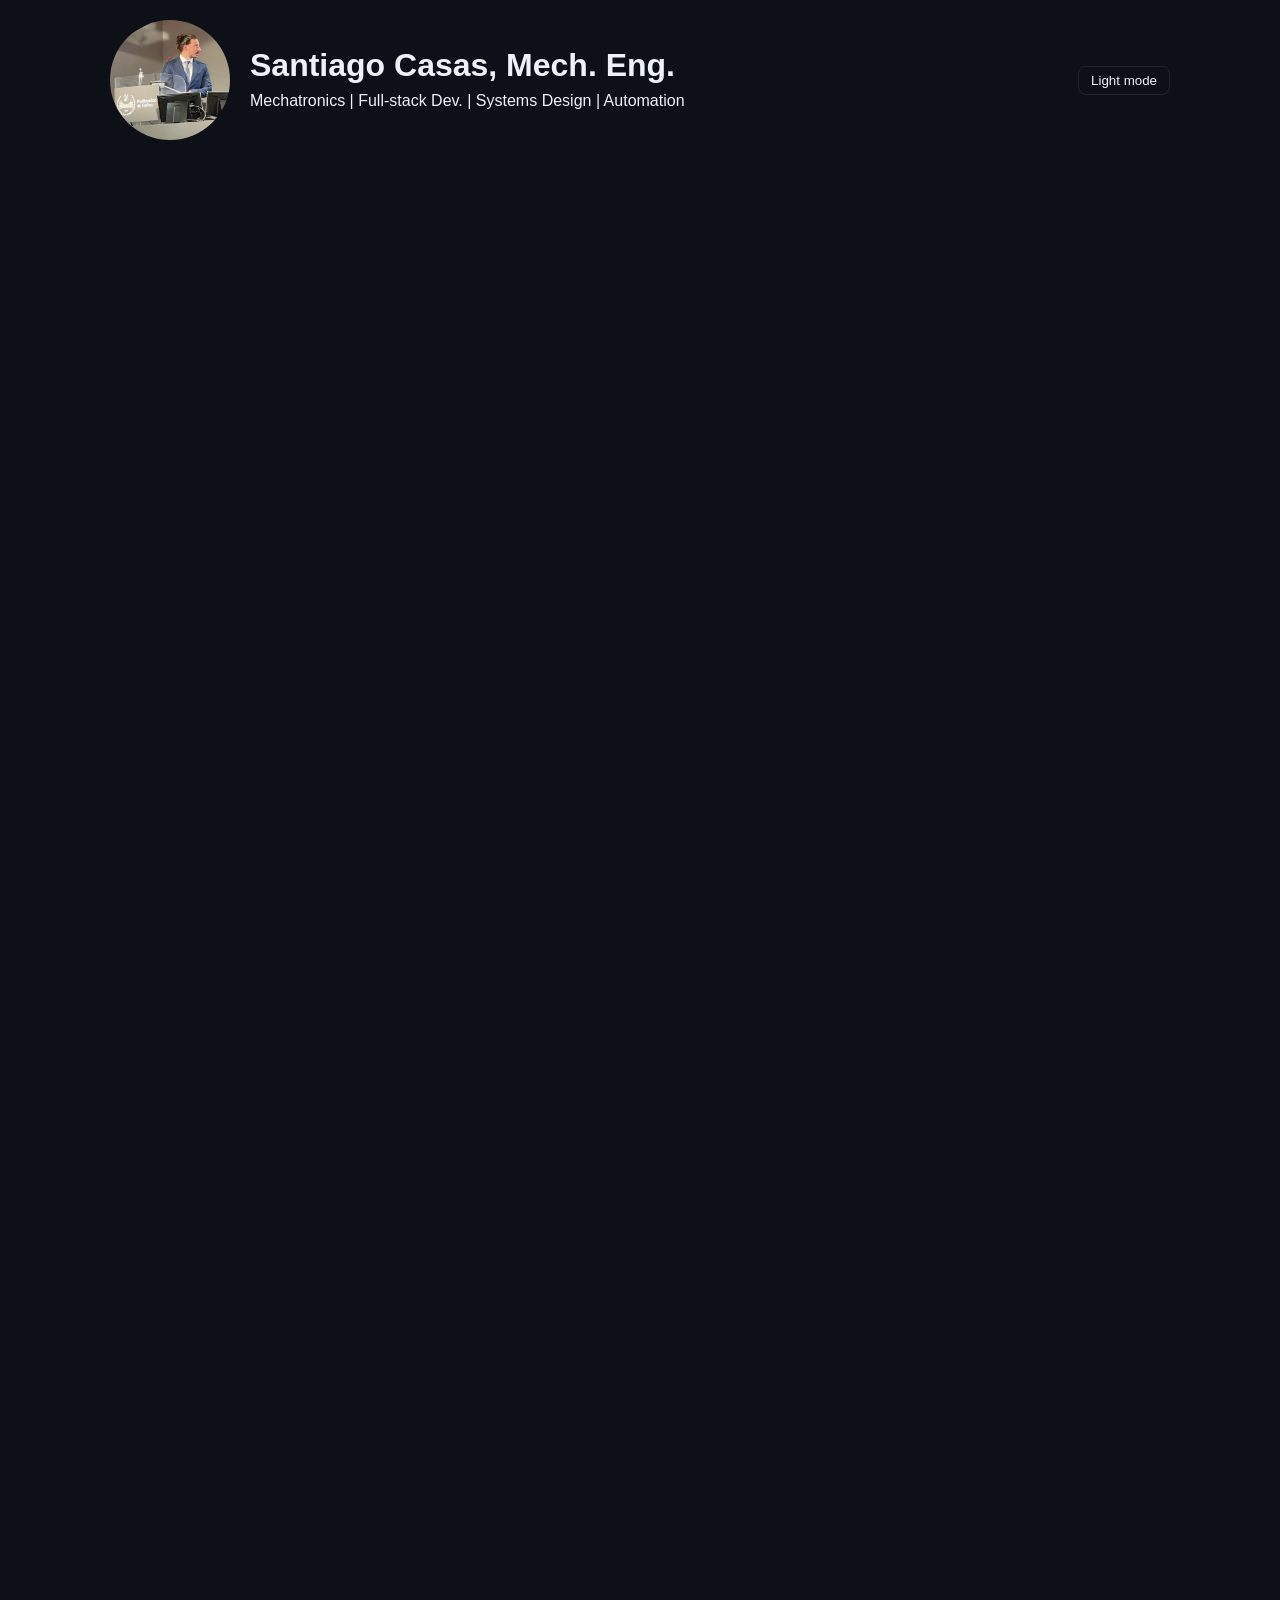
<file: index.html>
<!DOCTYPE html>
<html lang="en">
<head> 
    <meta chaset="UTF-8">
    <meta name="viewport" content="width=device-width, initial-scale=1.0">
    <link rel="stylesheet" href="style.css">
    <title>Santiago Casas Mech. Eng.</title>
</head>

<body>
    <header class="header">
        <img src="assets/profile_pic.jpg" alt="Profile photo" class="profile-photo">

        <div class="header-text">
            <h1>Santiago Casas, Mech. Eng.</h1>
            <p>Mechatronics | Full-stack Dev. | Systems Design | Automation </p>
        </div>
        <button id="theme-toggle" class="theme-toggle">
            Light mode
        </button>
    </header>
<!-- Proffesional Summary -->
    <section class="card reveal">
        <h2 class="card-title">Professional Summary</h2>
        <p>
            I am a multifaceted Engineer driven by a singular goal: 
            <strong>resilient, scalable systems that bridge the gap between 
            complex logic and human-centric design.</strong> My work is defined by a commitment 
            to technical excellence and a relentless curiosity that has led me 
            to branch out beyond traditional engineering into the critical 
            realms of <strong> Programming, Cybersecurity, and Project Leadership.</strong>
        </p>
        <p>
            As I move forward, my focus is on leading high-impact technical 
            projects where security and innovation intersect. I am passionate 
            about creating a digital landscape that is as robust as it is accessible, and 
            I am always looking for the next challenge that requires a "Swiss Army Knife" 
            approach to engineering.
        </p>
    </section>

<!-- Skills -->
    <section class="card reveal">
        <h2 class="card-title">Skills</h2>
        <ul class="skill-list">
            <li>FEA</li>
            <li>CFD</li>
            <li>CAD/CAM</li>
            <li>PLC/Ladder</li>
            <li>Excel</li>
            <li>MatLab</li>
            <li>Python</li>
            <li>C++</li>
            <li>HTML</li>
            <li>JavaScript</li>
            <li>Web Hosting</li>
            <li>Cursor/Claude Code</li>
            <li>Agentic AI</li>
            <li>Linux Bash</li>
        </ul>
    </section>

<!-- Projects -->
    <section class="card reveal">
        <h2 class="card-title">Projects</h2>
        <article>
            <h3>Full Modernization of the R&D Laboratory and Automated Test Systems</h3>
            <p>
                End-to-end redesign and modernization of the R&D laboratory at Bombas Rowa, 
                integrating automation, custom software, control systems, and data infrastructure, 
                resulting in a >500% reduction in testing time and a radical improvement in 
                decision-making speed and data quality.
            </p>
            <!-- <a href="projects/testbench.html">View Project</a> -->

            <a href="projects/testbench.html">
            <button class="animated-button">
            <svg width="100%" viewBox="0 0 24 24" class="arr-2" xmlns="http://www.w3.org/2000/svg">
                <path
                d="M16.1716 10.9999L10.8076 5.63589L12.2218 4.22168L20 11.9999L12.2218 19.778L10.8076 18.3638L16.1716 12.9999H4V10.9999H16.1716Z"
                ></path>
            </svg>
            <span class="text">View Project</span>
            <span class="circle"></span>
            <svg width="100%" viewBox="0 0 24 24" class="arr-1" xmlns="http://www.w3.org/2000/svg">
                <path
                d="M16.1716 10.9999L10.8076 5.63589L12.2218 4.22168L20 11.9999L12.2218 19.778L10.8076 18.3638L16.1716 12.9999H4V10.9999H16.1716Z"
                ></path>
            </svg>
            </button>
            </a>

            <h3>Internal Web Platform — Test Data and Performance Analytics</h3>
            <p>Centralized web platform for storing, analyzing, and comparing 
                real-world pump performance data generated by R&D testing.</p>
            <a href="projects/web_int_tool.html">
            <button class="animated-button">
            <svg width="100%" viewBox="0 0 24 24" class="arr-2" xmlns="http://www.w3.org/2000/svg">
                <path
                d="M16.1716 10.9999L10.8076 5.63589L12.2218 4.22168L20 11.9999L12.2218 19.778L10.8076 18.3638L16.1716 12.9999H4V10.9999H16.1716Z"
                ></path>
            </svg>
            <span class="text">View Project</span>
            <span class="circle"></span>
            <svg width="100%" viewBox="0 0 24 24" class="arr-1" xmlns="http://www.w3.org/2000/svg">
                <path
                d="M16.1716 10.9999L10.8076 5.63589L12.2218 4.22168L20 11.9999L12.2218 19.778L10.8076 18.3638L16.1716 12.9999H4V10.9999H16.1716Z"
                ></path>
            </svg>
            </button>
            </a>

            <h3>Internal Web Tool — Gantt Diagram Viewer (Intranet)</h3>
            <p>Internal web application that allows any authorized employee 
                to view project Gantt charts without requiring commercial software licenses.</p>
            <a href="projects/web_gantt.html">
            <button class="animated-button">
            <svg width="100%" viewBox="0 0 24 24" class="arr-2" xmlns="http://www.w3.org/2000/svg">
                <path
                d="M16.1716 10.9999L10.8076 5.63589L12.2218 4.22168L20 11.9999L12.2218 19.778L10.8076 18.3638L16.1716 12.9999H4V10.9999H16.1716Z"
                ></path>
            </svg>
            <span class="text">View Project</span>
            <span class="circle"></span>
            <svg width="100%" viewBox="0 0 24 24" class="arr-1" xmlns="http://www.w3.org/2000/svg">
                <path
                d="M16.1716 10.9999L10.8076 5.63589L12.2218 4.22168L20 11.9999L12.2218 19.778L10.8076 18.3638L16.1716 12.9999H4V10.9999H16.1716Z"
                ></path>
            </svg>
            </button>
            </a>

            <h3>Project Excalibur - Model Rocket Structures and Construction Leader</h3>
            <p>Leadership of the Structures Team in an academic 
            aerospace project, culminating in the team’s first-ever competitive rocket launch.</p>
            <a href="projects/rokcet.html">
            <button class="animated-button">
            <svg width="100%" viewBox="0 0 24 24" class="arr-2" xmlns="http://www.w3.org/2000/svg">
                <path
                d="M16.1716 10.9999L10.8076 5.63589L12.2218 4.22168L20 11.9999L12.2218 19.778L10.8076 18.3638L16.1716 12.9999H4V10.9999H16.1716Z"
                ></path>
            </svg>
            <span class="text">View Project</span>
            <span class="circle"></span>
            <svg width="100%" viewBox="0 0 24 24" class="arr-1" xmlns="http://www.w3.org/2000/svg">
                <path
                d="M16.1716 10.9999L10.8076 5.63589L12.2218 4.22168L20 11.9999L12.2218 19.778L10.8076 18.3638L16.1716 12.9999H4V10.9999H16.1716Z"
                ></path>
            </svg>
            </button>
            </a>
        </article>
    </section>

<!-- Education -->
    <section class="card reveal">
        <h2 class="card-title">Education</h2>
        <article>
            <h3>in Mechanical Engineering | Politecnico di Torino</h3>
            <p><strong>2022 – 2025 (Double Degree)</strong> In a strategic move to deepen my analytical 
                capabilities, I completed a Master of Science in Mechanical Engineering 
                through a prestigious double-degree program in Italy. This phase 
                of my education was defined by high-level technical specialization, 
                focusing on complex Dynamics and Finite Element Analysis (FEA) to 
                simulate and optimize structural integrity. Beyond the classroom, I 
                served as the Lead of the Structures and Production Department for a 
                model rocket project. In this role, I bridged the gap between 
                theoretical physics and tangible manufacturing, managing the 
                lifecycle of aerospace components from initial simulation to final production.
            </p>

            <h3>Mechatronics Engineering | ITBA (Instituto Tecnológico de Buenos Aires)</h3>
            <p><strong>2018 – 2025</strong> My foundational engineering journey began at ITBA, 
                where I specialized in Mechatronics—a rigorous, interdisciplinary 
                field that serves as the intersection of mechanical systems, 
                electronics, and advanced programming. This degree equipped me with 
                the versatility to design smart systems, moving fluidly between hardware 
                integration and software development. Throughout this period, I 
                developed a robust mindset for robotics and automated systems, 
                learning how to harmonize physical movement with digital logic to 
                solve complex industrial challenges.
            </p>

            <h3>Cybersecurity Certifications</h3>
            <p>Coming Soon</p>
        </article>
    </section>
<script src="script.js"></script>
</body>

</html>
</file>
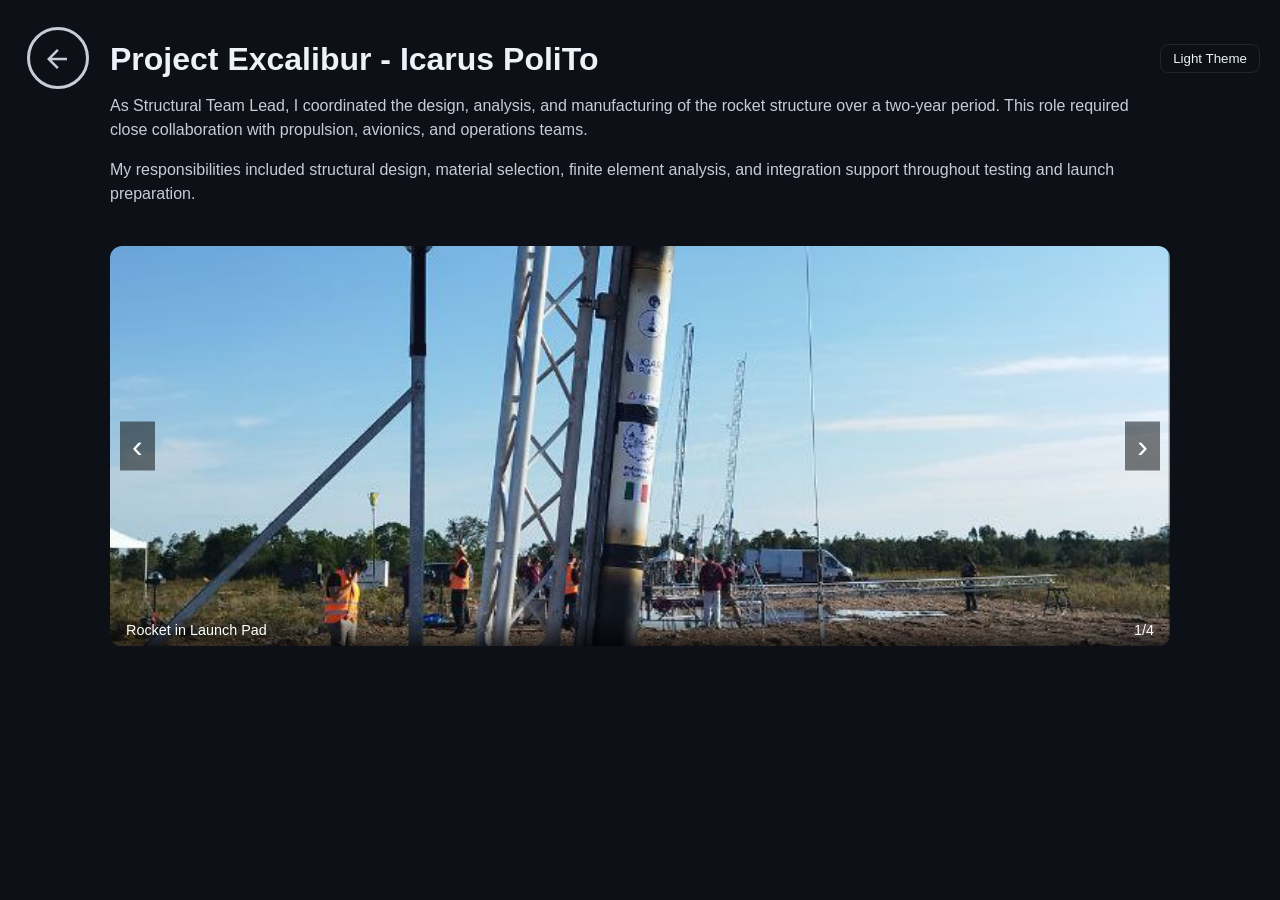
<file: projects/rokcet.html>
<!DOCTYPE html>
<html lang="en">
<head>
    <meta charset="UTF-8">
    <title>Project Icarus</title>
    <link rel="stylesheet" href="../style.css">
</head>
<body>
    <header class="top-bar">
    <!-- <a href="../index.html" class="back-link">← Back</a> -->
    <!-- From Uiverse.io by karthik092726122003 --> 
    <a href="../index.html">
    <div class="styled-wrapper">
    <button class="button">
        <div class="button-box">
        <span class="button-elem">
            <svg
            viewBox="0 0 24 24"
            xmlns="http://www.w3.org/2000/svg"
            class="arrow-icon"
            >
            <path
                style="fill: var(--muted-text)"
                d="M20 11H7.83l5.59-5.59L12 4l-8 8 8 8 1.41-1.41L7.83 13H20v-2z"
            ></path>
            </svg>
        </span>
        <span class="button-elem">
            <svg
            style="fill: var(--hrefBtn-color)"
            viewBox="0 0  24 24"
            xmlns="http://www.w3.org/2000/svg"
            class="arrow-icon"
            >
            <path
                d="M20 11H7.83l5.59-5.59L12 4l-8 8 8 8 1.41-1.41L7.83 13H20v-2z"
            ></path>
            </svg>
        </span>
        </div>
    </button>
    </div>
    </a>


    <button id="theme-toggle" class="theme-toggle">
        Light Theme
    </button>
</header>

    <main class="project-page">

    <!-- Project intro -->
    <header class="project-header">
        <h1>Project Excalibur - Icarus PoliTo</h1>
        <p class="project-summary">
        As Structural Team Lead, I coordinated the design, analysis, and 
        manufacturing of the rocket structure over a two-year period. This 
        role required close collaboration with propulsion, avionics, and operations teams.</p>

        <p>My responsibilities included structural design, material selection, 
        finite element analysis, and integration support throughout testing and launch preparation.</p>

    </header>

    <!-- Image gallery -->
    <section class="project-gallery">
        <div class="carousel">
            <div class="carousel-track">
                <figure class="carousel-slide">
                    <img src="../assets/cohete_rampa.jpg" alt="Preparing for launch">
                    <figcaption>Rocket in Launch Pad</figcaption>
                </figure>
                
                <figure class="carousel-slide">
                    <img src="../assets/rocket_tent.jpg" alt="Working hard at early hours">
                    <figcaption>Working inside military tent</figcaption>
                </figure>

                <figure class="carousel-slide">
                    <img src="../assets/rocket_luca.jpg" alt="Mates">
                    <figcaption>Teammates</figcaption>
                </figure>

                <figure class="carousel-slide">
                    <img src="../assets/rocket_walking.jpg" alt="Aura farming">
                    <figcaption>On the way to launch</figcaption>
                </figure>
            </div>

            <button class="carousel-btn prev">‹</button>
            <button class="carousel-btn next">›</button>

            <div class="carousel-ui">
                <span class="carousel-caption"></span>
                <span class="carousel-counter"></span>
            </div>
        </div>
    </section>

    </main>

<script src="../script.js"></script>
</body>
</html>
</file>
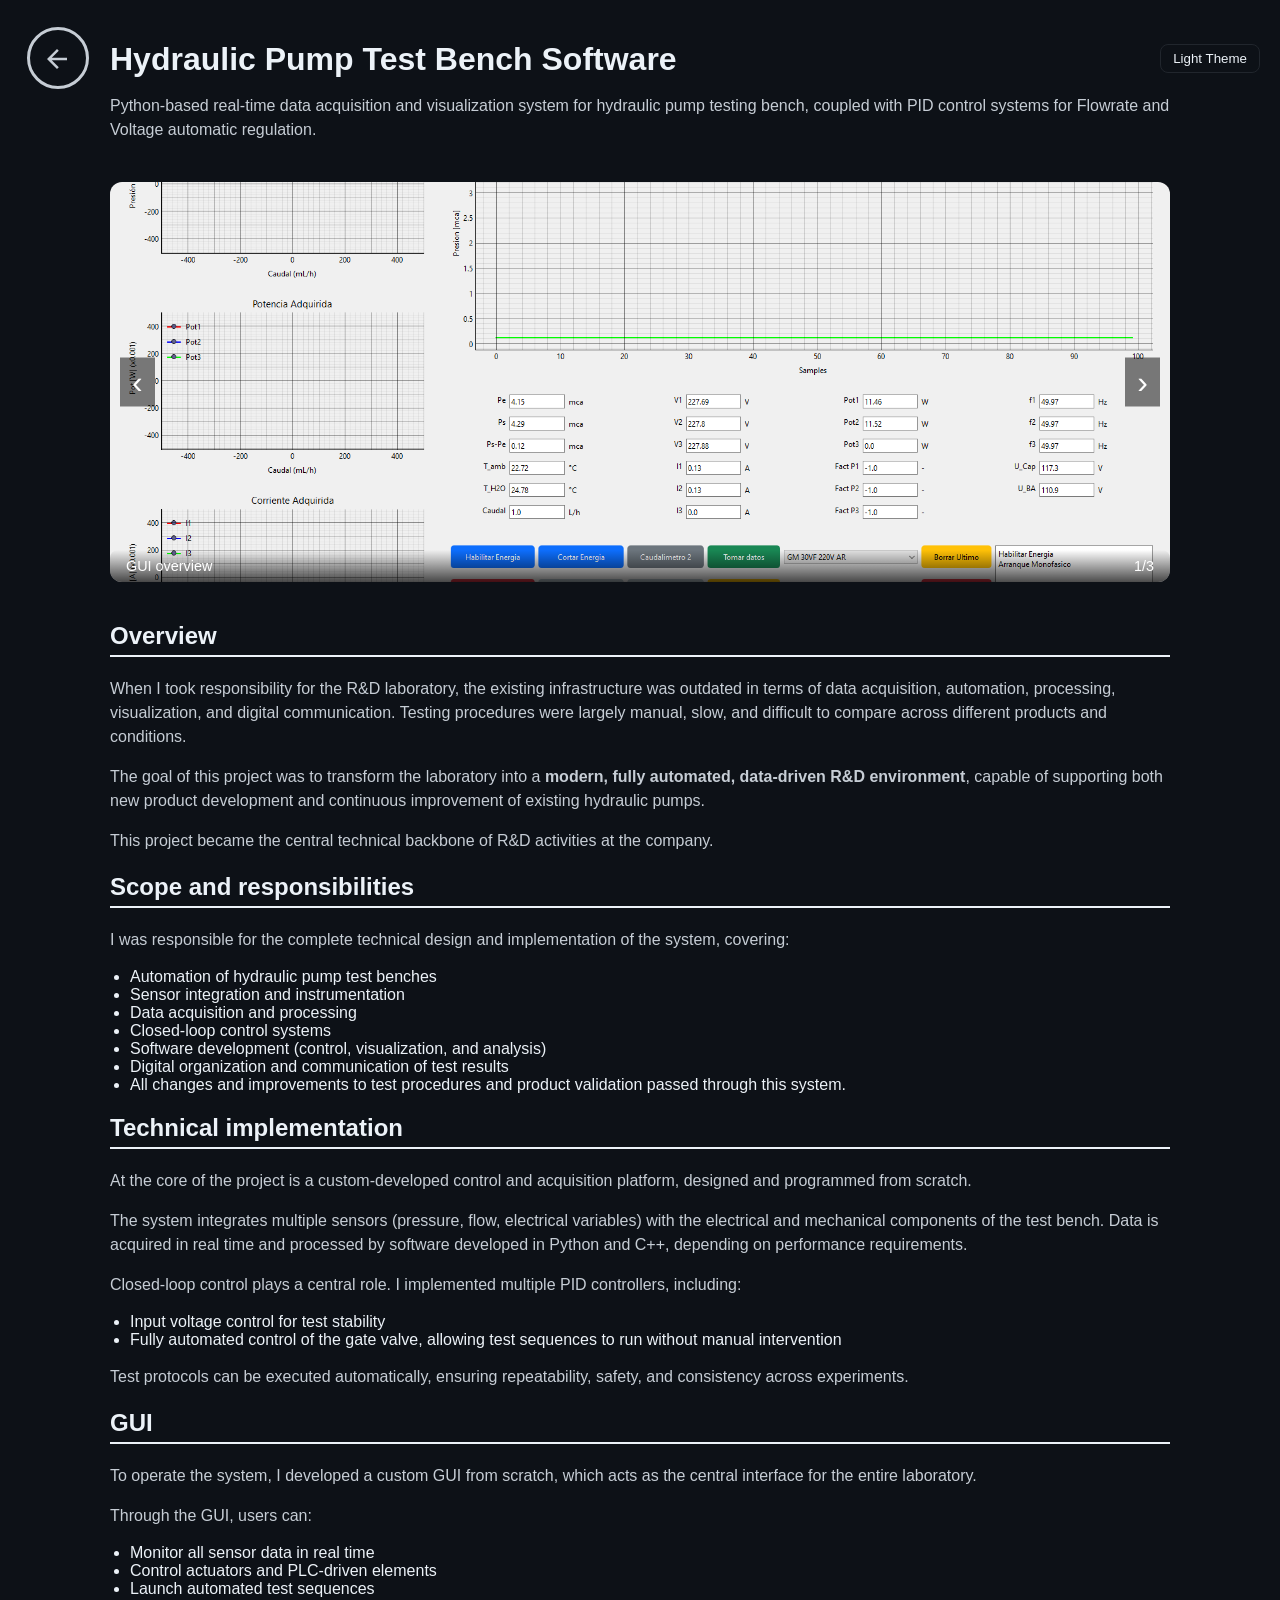
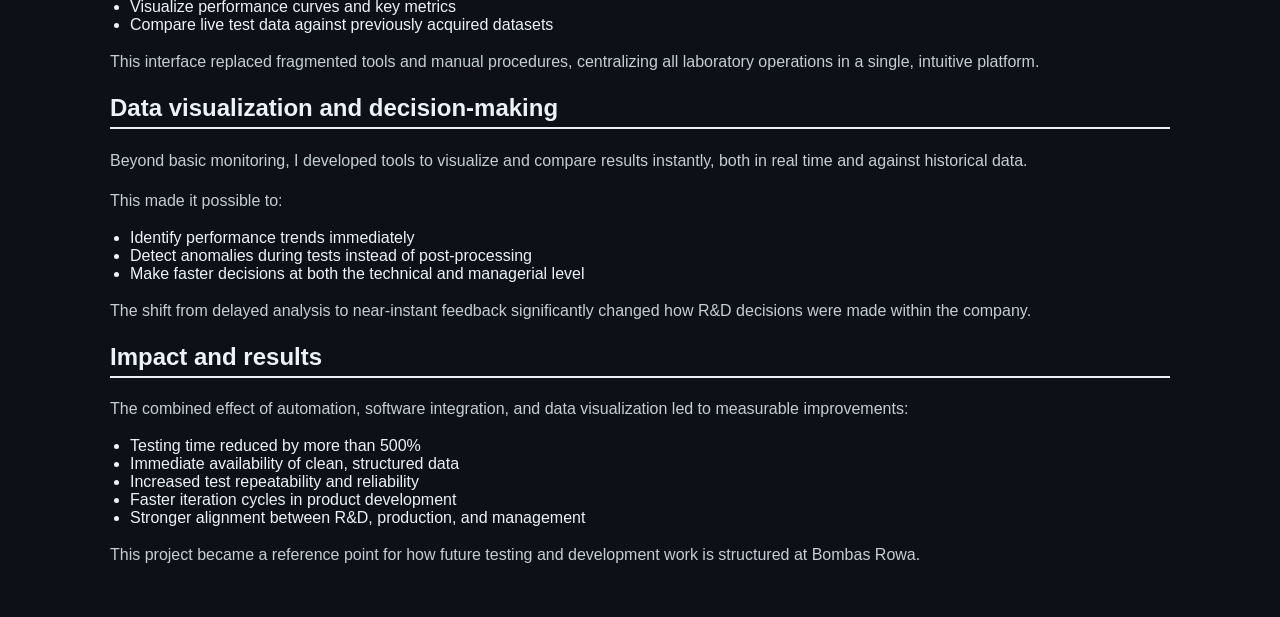
<file: projects/testbench.html>
<!DOCTYPE html>
<html lang="en">
<head>
    <meta charset="UTF-8">
    <title>Hydraulic Pump Test Bench Software</title>
    <link rel="stylesheet" href="../style.css">
</head>
<body>
    <header class="top-bar">
    <!-- <a href="../index.html" class="back-link">← Back</a> -->
    <!-- From Uiverse.io by karthik092726122003 --> 
    <a href="../index.html">
    <div class="styled-wrapper">
    <button class="button">
        <div class="button-box">
        <span class="button-elem">
            <svg
            viewBox="0 0 24 24"
            xmlns="http://www.w3.org/2000/svg"
            class="arrow-icon"
            >
            <path
                style="fill: var(--muted-text)"
                d="M20 11H7.83l5.59-5.59L12 4l-8 8 8 8 1.41-1.41L7.83 13H20v-2z"
            ></path>
            </svg>
        </span>
        <span class="button-elem">
            <svg
            style="fill: var(--hrefBtn-color)"
            viewBox="0 0  24 24"
            xmlns="http://www.w3.org/2000/svg"
            class="arrow-icon"
            >
            <path
                d="M20 11H7.83l5.59-5.59L12 4l-8 8 8 8 1.41-1.41L7.83 13H20v-2z"
            ></path>
            </svg>
        </span>
        </div>
    </button>
    </div>
    </a>


    <button id="theme-toggle" class="theme-toggle">
        Light Theme
    </button>
</header>

    <main class="project-page">

    <!-- Project intro -->
    <header class="project-header">
        <h1>Hydraulic Pump Test Bench Software</h1>
        <p class="project-summary">
        Python-based real-time data acquisition and visualization system for hydraulic pump testing bench, 
        coupled with PID control systems for Flowrate and Voltage automatic regulation.
        </p>
    </header>

    <!-- Image gallery -->
    <section class="project-gallery">
        <div class="carousel">
            <div class="carousel-track">
                <figure class="carousel-slide">
                    <img src="../assets/GUI.png" alt="Test bench overview">
                    <figcaption>GUI overview</figcaption>
                </figure>
                
                <figure class="carousel-slide">
                    <img src="../assets/Novus.jpg" alt="Test bench overview">
                    <figcaption>Novus view</figcaption>
                </figure>

                <figure class="carousel-slide">
                    <img src="../assets/Stepper.jpg" alt="Test bench overview">
                    <figcaption>Stepper view</figcaption>
                </figure>
            </div>

            <button class="carousel-btn prev">‹</button>
            <button class="carousel-btn next">›</button>

            <div class="carousel-ui">
                <span class="carousel-caption"></span>
                <span class="carousel-counter"></span>
            </div>
        </div>
    </section>

    <!-- Detailed content -->
    <section class="project-content">
        <article>
            <h2>Overview</h2>
            <p>When I took responsibility for the R&D laboratory, the existing 
            infrastructure was outdated in terms of data acquisition, automation, 
            processing, visualization, and digital communication. 
            Testing procedures were largely manual, slow, and 
            difficult to compare across different products and conditions.</p>

            <p>The goal of this project was to transform the laboratory 
            into a <strong>modern, fully automated, data-driven R&D environment</strong>, 
            capable of supporting both new product development and 
            continuous improvement of existing hydraulic pumps.</p>

            <p>This project became the central technical backbone of 
            R&D activities at the company.</p>
        </article>

        <article>
            <h2>Scope and responsibilities</h2>
            <p>I was responsible for the complete technical design and implementation of the system, covering:</p>
            <ul>
                <li>Automation of hydraulic pump test benches</li>
                <li>Sensor integration and instrumentation</li>
                <li>Data acquisition and processing</li>
                <li>Closed-loop control systems</li>
                <li>Software development (control, visualization, and analysis)</li>
                <li>Digital organization and communication of test results</li>
                <li>All changes and improvements to test procedures 
                    and product validation passed through this system.</li>
            </ul>
        </article>

        <article>
            <h2>Technical implementation</h2>
            <p>At the core of the project is a custom-developed control and acquisition platform, 
            designed and programmed from scratch.
            
            <p>The system integrates multiple sensors (pressure, flow, electrical variables) with the electrical 
            and mechanical components of the test bench. Data is acquired in real time and processed by 
            software developed in Python and C++, depending on performance requirements.</p>
            
            <p>Closed-loop control plays a central role. I implemented multiple PID controllers, including:</p>
            <ul>
                <li>Input voltage control for test stability</li>
                <li>Fully automated control of the gate valve, allowing test sequences to run without manual intervention</li>
            </ul>
            <p>Test protocols can be executed automatically, ensuring repeatability, safety, and consistency across experiments.</p>
        </article>

        <article>
            <h2>GUI</h2>
            <p>To operate the system, I developed a custom GUI from scratch, 
            which acts as the central interface for the entire laboratory.</p>
            <p>Through the GUI, users can:</p>
            <ul>
                <li>Monitor all sensor data in real time</li>
                <li>Control actuators and PLC-driven elements</li>
                <li>Launch automated test sequences</li>
                <li>Visualize performance curves and key metrics</li>
                <li>Compare live test data against previously acquired datasets</li>
            </ul>
            <p>This interface replaced fragmented tools and manual procedures, 
            centralizing all laboratory operations in a single, intuitive platform.</p>
        </article>

        <article>
            <h2>Data visualization and decision-making</h2>
            <p>Beyond basic monitoring, I developed tools to visualize and compare results 
            instantly, both in real time and against historical data.</p>
            <p>This made it possible to:</p>
            <ul>
                <li>Identify performance trends immediately</li>
                <li>Detect anomalies during tests instead of post-processing</li>
                <li>Make faster decisions at both the technical and managerial level</li>
            </ul>
            <p>The shift from delayed analysis to near-instant feedback 
            significantly changed how R&D decisions were made within the company.</p>
        </article>

        <article>
            <h2>Impact and results</h2>
            <p>The combined effect of automation, software integration, 
                and data visualization led to measurable improvements:</p>
            <ul>
                <li>Testing time reduced by more than 500%</li>
                <li>Immediate availability of clean, structured data</li>
                <li>Increased test repeatability and reliability</li>
                <li>Faster iteration cycles in product development</li>
                <li>Stronger alignment between R&D, production, and management</li>
            </ul>
            <p>This project became a reference point for how future 
                testing and development work is structured at Bombas Rowa.</p>
        </article>
    </section>

    </main>

<script src="../script.js"></script>
</body>
</html>
</file>
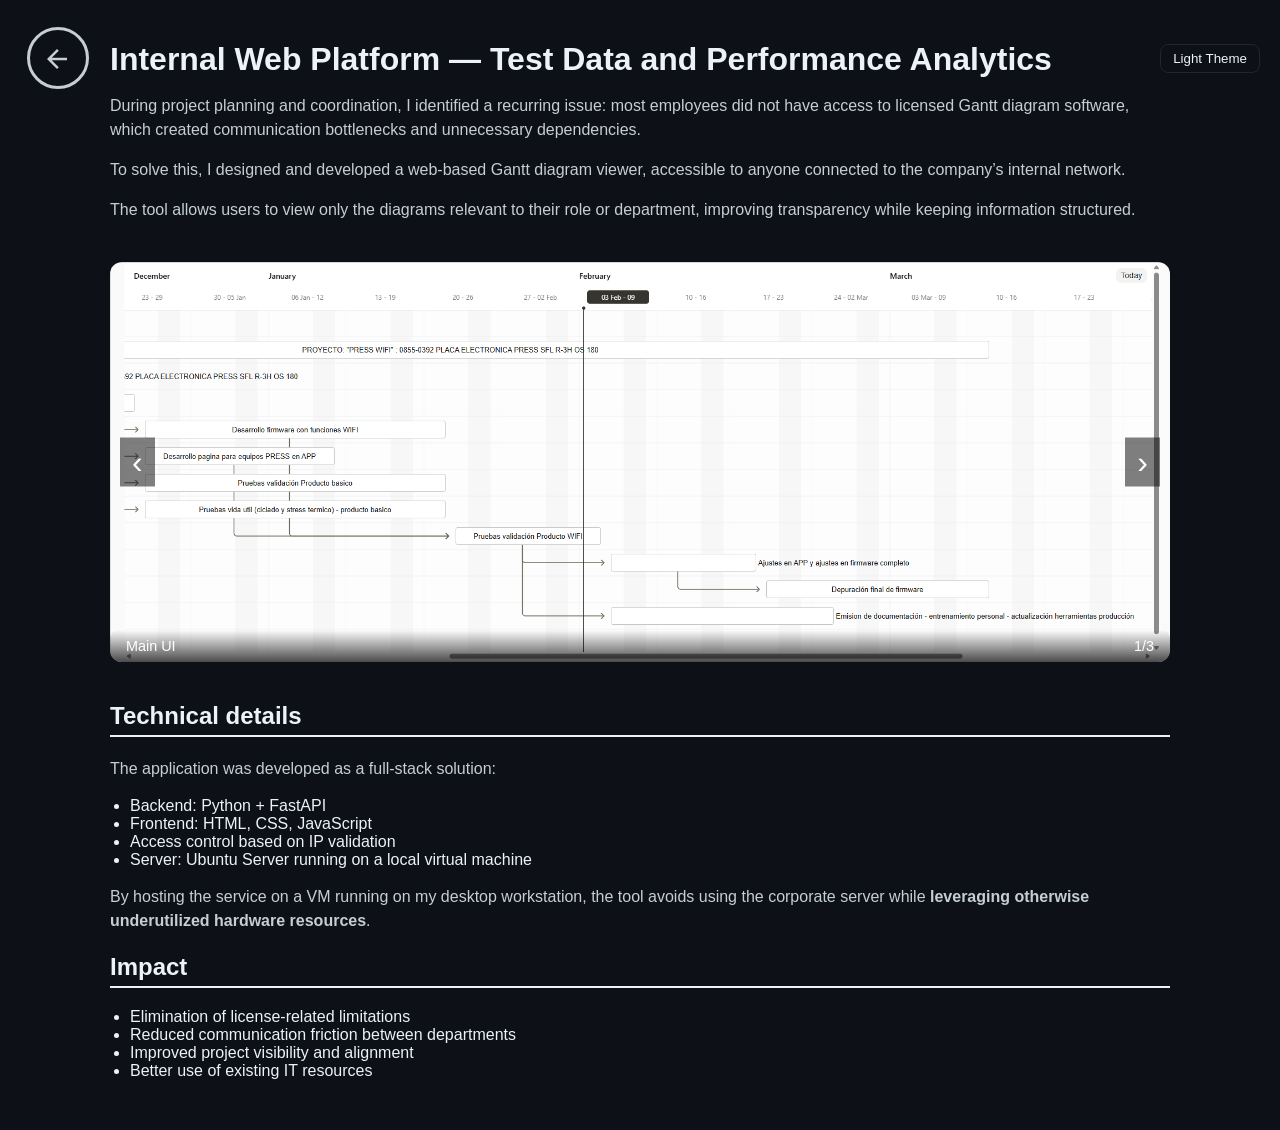
<file: projects/web_gantt.html>
<!DOCTYPE html>
<html lang="en">
<head>
    <meta charset="UTF-8">
    <title>Internal Web Tool — Gantt Diagram Viewer (Intranet)</title>
    <link rel="stylesheet" href="../style.css">
</head>
<body>
    <header class="top-bar">
    <!-- <a href="../index.html" class="back-link">← Back</a> -->
    <!-- From Uiverse.io by karthik092726122003 --> 
    <a href="../index.html">
    <div class="styled-wrapper">
    <button class="button">
        <div class="button-box">
        <span class="button-elem">
            <svg
            viewBox="0 0 24 24"
            xmlns="http://www.w3.org/2000/svg"
            class="arrow-icon"
            >
            <path
                style="fill: var(--muted-text)"
                d="M20 11H7.83l5.59-5.59L12 4l-8 8 8 8 1.41-1.41L7.83 13H20v-2z"
            ></path>
            </svg>
        </span>
        <span class="button-elem">
            <svg
            style="fill: var(--hrefBtn-color)"
            viewBox="0 0  24 24"
            xmlns="http://www.w3.org/2000/svg"
            class="arrow-icon"
            >
            <path
                d="M20 11H7.83l5.59-5.59L12 4l-8 8 8 8 1.41-1.41L7.83 13H20v-2z"
            ></path>
            </svg>
        </span>
        </div>
    </button>
    </div>
    </a>


    <button id="theme-toggle" class="theme-toggle">
        Light Theme
    </button>
</header>

    <main class="project-page">

    <!-- Project intro -->
    <header class="project-header">
        <h1>Internal Web Platform — Test Data and Performance Analytics</h1>
        <p class="project-summary">
        During project planning and coordination, I identified a recurring issue: 
        most employees did not have access to licensed Gantt diagram software, 
        which created communication bottlenecks and unnecessary dependencies.</p>

        <p>To solve this, I designed and developed a web-based Gantt diagram 
        viewer, accessible to anyone connected to the company’s internal network.</p>

        <p>The tool allows users to view only the diagrams relevant to their role 
        or department, improving transparency while keeping information structured.</p>
    </header>

    <!-- Image gallery -->
    <section class="project-gallery">
        <div class="carousel">
            <div class="carousel-track">
                <figure class="carousel-slide">
                    <img src="../assets/gantt_ui.png" alt="Test bench overview">
                    <figcaption>Main UI</figcaption>
                </figure>
                
                <figure class="carousel-slide">
                    <img src="../assets/gantt-code.png" alt="Test bench overview">
                    <figcaption>Code Architecture</figcaption>
                </figure>

                <figure class="carousel-slide">
                    <img src="../assets/VirtualBox_gantt-server_27_01_2026_15_25_32.png" alt="Test bench overview">
                    <figcaption>VM bash</figcaption>
                </figure>
            </div>

            <button class="carousel-btn prev">‹</button>
            <button class="carousel-btn next">›</button>

            <div class="carousel-ui">
                <span class="carousel-caption"></span>
                <span class="carousel-counter"></span>
            </div>
        </div>
    </section>

    <!-- Detailed content -->
    <section class="project-content">
        <article>
            <h2>Technical details</h2>
            <p>The application was developed as a full-stack solution:</p>
            <ul>
                <li>Backend: Python + FastAPI</li>
                <li>Frontend: HTML, CSS, JavaScript</li>
                <li>Access control based on IP validation</li>
                <li>Server: Ubuntu Server running on a local virtual machine</li>
            </ul>
            <p>By hosting the service on a VM running on my desktop workstation, 
                the tool avoids using the corporate server while <strong> 
                leveraging otherwise underutilized hardware resources</strong>.</p>
        </article>

        <article>
            <h2>Impact</h2>
            <ul>
                <li>Elimination of license-related limitations</li>
                <li>Reduced communication friction between departments</li>
                <li>Improved project visibility and alignment</li>
                <li>Better use of existing IT resources</li>
            </ul>
        </article>
    </section>

    </main>

<script src="../script.js"></script>
</body>
</html>
</file>
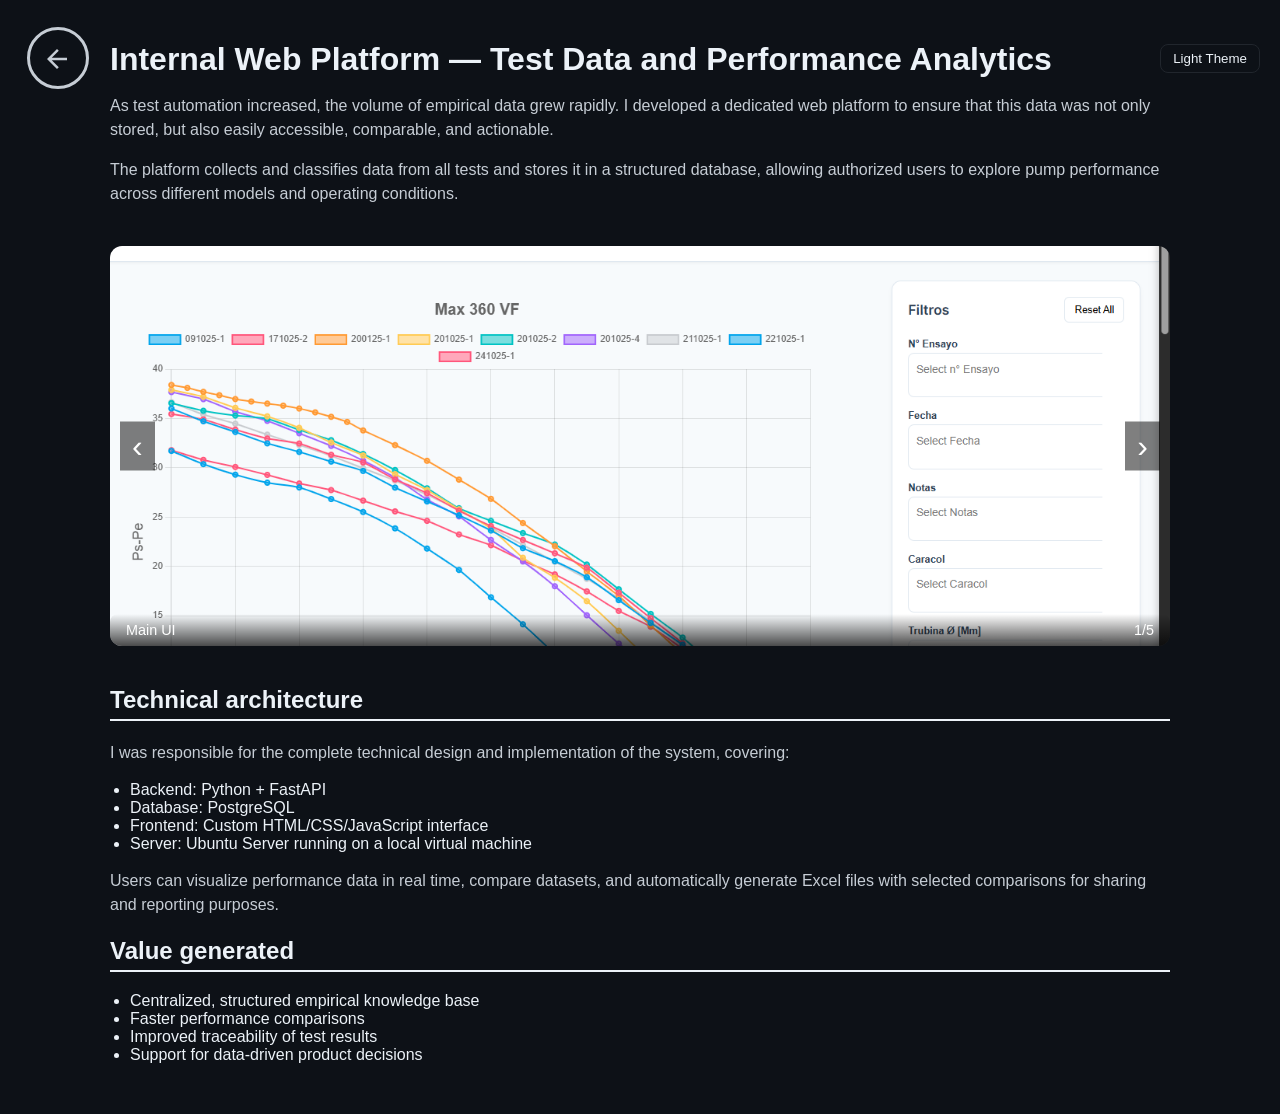
<file: projects/web_int_tool.html>
<!DOCTYPE html>
<html lang="en">
<head>
    <meta charset="UTF-8">
    <title>Internal Web Platform — Test Data and Performance Analytics</title>
    <link rel="stylesheet" href="../style.css">
</head>
<body>
    <header class="top-bar">
    <!-- <a href="../index.html" class="back-link">← Back</a> -->
    <!-- From Uiverse.io by karthik092726122003 --> 
    <a href="../index.html">
    <div class="styled-wrapper">
    <button class="button">
        <div class="button-box">
        <span class="button-elem">
            <svg
            viewBox="0 0 24 24"
            xmlns="http://www.w3.org/2000/svg"
            class="arrow-icon"
            >
            <path
                style="fill: var(--muted-text)"
                d="M20 11H7.83l5.59-5.59L12 4l-8 8 8 8 1.41-1.41L7.83 13H20v-2z"
            ></path>
            </svg>
        </span>
        <span class="button-elem">
            <svg
            style="fill: var(--hrefBtn-color)"
            viewBox="0 0  24 24"
            xmlns="http://www.w3.org/2000/svg"
            class="arrow-icon"
            >
            <path
                d="M20 11H7.83l5.59-5.59L12 4l-8 8 8 8 1.41-1.41L7.83 13H20v-2z"
            ></path>
            </svg>
        </span>
        </div>
    </button>
    </div>
    </a>


    <button id="theme-toggle" class="theme-toggle">
        Light Theme
    </button>
</header>

    <main class="project-page">

    <!-- Project intro -->
    <header class="project-header">
        <h1>Internal Web Platform — Test Data and Performance Analytics</h1>
        <p class="project-summary">
        As test automation increased, the volume of empirical data grew rapidly. 
        I developed a dedicated web platform to ensure that this data was not only 
        stored, but also easily accessible, comparable, and actionable.</p>

        <p>The platform collects and classifies data from all tests and 
        stores it in a structured database, allowing authorized users to explore 
        pump performance across different models and operating conditions.</p>
    </header>

    <!-- Image gallery -->
    <section class="project-gallery">
        <div class="carousel">
            <div class="carousel-track">
                <figure class="carousel-slide">
                    <img src="../assets/Visualizador_UI.png" alt="Test bench overview">
                    <figcaption>Main UI</figcaption>
                </figure>
                
                <figure class="carousel-slide">
                    <img src="../assets/tabla_UI.png" alt="Test bench overview">
                    <figcaption>Table UI</figcaption>
                </figure>

                <figure class="carousel-slide">
                    <img src="../assets/VSCode_viewer_web.png" alt="Test bench overview">
                    <figcaption>Code architecture</figcaption>
                </figure>

                <figure class="carousel-slide">
                    <img src="../assets/pg_admin.png" alt="Test bench overview">
                    <figcaption>VM bash</figcaption>
                </figure>

                <figure class="carousel-slide">
                    <img src="../assets/VirtualBox_gantt-server_27_01_2026_15_25_32.png" alt="Test bench overview">
                    <figcaption>VM bash</figcaption>
                </figure>
            </div>

            <button class="carousel-btn prev">‹</button>
            <button class="carousel-btn next">›</button>

            <div class="carousel-ui">
                <span class="carousel-caption"></span>
                <span class="carousel-counter"></span>
            </div>
        </div>
    </section>

    <!-- Detailed content -->
    <section class="project-content">
        <article>
            <h2>Technical architecture</h2>
            <p>I was responsible for the complete technical design and implementation of the system, covering:</p>
            <ul>
                <li>Backend: Python + FastAPI</li>
                <li>Database: PostgreSQL</li>
                <li>Frontend: Custom HTML/CSS/JavaScript interface</li>
                <li>Server: Ubuntu Server running on a local virtual machine</li>
            </ul>
            <p>Users can visualize performance data in real time, compare datasets, 
            and automatically generate Excel files with selected comparisons 
            for sharing and reporting purposes.</p>
        </article>

        <article>
            <h2>Value generated</h2>
            <ul>
                <li>Centralized, structured empirical knowledge base</li>
                <li>Faster performance comparisons</li>
                <li>Improved traceability of test results</li>
                <li>Support for data-driven product decisions</li>
            </ul>
        </article>
    </section>

    </main>

<script src="../script.js"></script>
</body>
</html>
</file>
<file: style.css>
/* ==================================================
    1. RESET & GLOBALS
================================================== */
* {
    box-sizing: border-box;
}

figure {
    margin: 0;
}

body {
    font-family: Arial, Helvetica, sans-serif;
    max-width: 1100px;
    margin: auto;
    padding: 20px;
    color: var(--text-color);
    background-color: var(--bg-color);
}

/* ==================================================
    2. CSS VARIABLES
================================================== */

:root{
    --bg-color: #0d1117;
    --card-bg: #161b22;
    --text-color: #ecf2f8;
    --muted-text: #c6cdd5;
    --accent-color: #77bdfb;
    --border-color: #21262d;
    --hrefBtn-color: #7f25c5;
    --hrefBtntext-color: #212121;
    /* --themeBtn-hover:  */
}

body.light {
    --bg-color: #e8e8e8;
    --card-bg: #ffffff;
    --text-color: #1f2937;
    --muted-text: #6b7280;
    --accent-color: #2563eb;
    --border-color: #e5e7eb;
    --hrefBtntext-color: #ecf2f8;
}

/* ==================================================
    3. LAYOUT
================================================== */

.header {
    display: flex;
    align-items: center;
    gap: 20px;
    /* text-align: center; */
    margin-bottom: 40px;
    /* outline: 2px dashed blue; */
}

/* ==================================================
    4. SHARED COMPONENTS
================================================== */
.card {
    background-color: var(--card-bg);
    border: 1px solid var(--border-color);
    padding: 20px;
    margin-bottom: 30px;
    border-radius: 12px;
    box-shadow: 0 8px 20px rgba(0,0,0, 0.35);
    transition: transform 0.2s ease, box-shadow 0.2s ease;
}
.card-title{
    margin-bottom: 15px;
    font-size: 1.3em;
    color: var(--text-color);
}

h1 {
    margin-bottom: 5px;
}

h2 {
    border-bottom: 2px solid var(--text-color);
    padding-bottom: 5px;
}

ul {
    padding-left: 20px;
}

footer {
    text-align: center;
    margin-top: 40px;
    font-size: 0.9em;
}

p{
    color: var(--muted-text);
    line-height: 1.5;
}


/* ==================================================
    5. PAGE SECTIONS
================================================== */
.profile-photo{
    width: 120px;
    height: 120px;
    border-radius: 50%;
    object-fit: cover;
}

section {
    margin-bottom: 30px;
}

.skill-list{
    --columns: 3;
    display: grid;
    grid-template-columns: repeat(var(--columns), 1fr);
    gap: 12px 40px;
}
.skill-list li{
    padding-left: 4px;
}

.header-text h1{
    margin: 0;
}
.header-text p{
    margin: 5px 0 0;
    color: var(--text-color);
}

.top-bar {
    position: fixed;
    top: 20px;
    left: 20px;
    right: 20px;

    display: flex;
    justify-content: space-between;
    align-items: center;

    z-index: 1000;
    pointer-events: none;
}
.top-bar > * {
    pointer-events: auto;
}

/* ==================================================
    6. INTERACTIVE ELEMENTS
================================================== */
.theme-toggle {
    margin-left: auto;
    padding: 6px 12px;
    border-radius: 8px;
    border: 1px solid var(--border-color);
    background: transparent;
    color: var(--text-color);
    cursor: pointer;
    transition: ease-out 0.4s;
    box-shadow: inset 0 0 0 0 var(--hrefBtn-color);
}

.theme-toggle:hover {
    color: var(--text-color);
    box-shadow: inset 0 -100px 0 0 var(--hrefBtn-color);
}

.theme-toggle:active{
    transform: scale(0.9);
}

/* From Uiverse.io by gharsh11032000 */ 
.animated-button {
    position: relative;
    display: flex;
    align-items: center;
    gap: 4px;
    padding: 6px 36px;
    border: 4px solid;
    border-color: transparent;
    font-size: 16px;
    background-color: inherit;
    border-radius: 20px;
    font-weight: 600;
    color: var(--hrefBtn-color);
    box-shadow: 0 0 0 2px var(--hrefBtn-color);
    cursor: pointer;
    overflow: hidden;
    transition: all 0.6s cubic-bezier(0.23, 1, 0.32, 1);
}

.animated-button svg {
    position: absolute;
    width: 24px;
    fill: var(--hrefBtn-color);
    z-index: 9;
    transition: all 0.8s cubic-bezier(0.23, 1, 0.32, 1);
}

.animated-button .arr-1 {
    right: 16px;
}

.animated-button .arr-2 {
    left: -25%;
}

.animated-button .circle {
    position: absolute;
    top: 50%;
    left: 50%;
    transform: translate(-50%, -50%);
    width: 20px;
    height: 20px;
    background-color: var(--hrefBtn-color);
    border-radius: 50%;
    opacity: 0;
    transition: all 0.8s cubic-bezier(0.23, 1, 0.32, 1);
}

.animated-button .text {
    position: relative;
    z-index: 1;
    transform: translateX(-12px);
    transition: all 0.8s cubic-bezier(0.23, 1, 0.32, 1);
}

.animated-button:hover {
    box-shadow: 0 0 0 12px transparent;
    color: var(--hrefBtntext-color);
    border-radius: 12px;
}

.animated-button:hover .arr-1 {
    right: -25%;
}

.animated-button:hover .arr-2 {
    left: 16px;
}

.animated-button:hover .text {
    transform: translateX(12px);
}

.animated-button:hover svg {
    fill: var(--hrefBtntext-color);
}

.animated-button:active {
    scale: 0.95;
    box-shadow: 0 0 0 4px var(--hrefBtn-color);
}

.animated-button:hover .circle {
    width: 220px;
    height: 220px;
    opacity: 1;
}

/* From Uiverse.io by karthik092726122003 */ 
.styled-wrapper .button {
    display: block;
    position: relative;
    width: 76px;
    height: 76px;
    margin: 0;
    overflow: hidden;
    outline: none;
    background-color: transparent;
    cursor: pointer;
    border: 0;
}

.styled-wrapper .button:before {
    content: "";
    position: absolute;
    border-radius: 50%;
    inset: 7px;
    border: 3px solid var(--muted-text); /* Update dynamically for light/dark mode */
    transition:
        opacity 0.4s cubic-bezier(0.77, 0, 0.175, 1) 80ms,
        transform 0.5s cubic-bezier(0.455, 0.03, 0.515, 0.955) 80ms;
}

.styled-wrapper .button:after {
    content: "";
    position: absolute;
    border-radius: 50%;
    inset: 7px;
    border: 4px solid var(--hrefBtn-color);
    transform: scale(1.3);
    transition:
        opacity 0.4s cubic-bezier(0.165, 0.84, 0.44, 1),
        transform 0.5s cubic-bezier(0.25, 0.46, 0.45, 0.94);
    opacity: 0;
}

.styled-wrapper .button:hover:before,
.styled-wrapper .button:focus:before {
    opacity: 0;
    transform: scale(0.7);
    transition:
        opacity 0.4s cubic-bezier(0.165, 0.84, 0.44, 1),
        transform 0.5s cubic-bezier(0.25, 0.46, 0.45, 0.94);
}

.styled-wrapper .button:hover:after,
.styled-wrapper .button:focus:after {
    opacity: 1;
    transform: scale(1);
    transition:
        opacity 0.4s cubic-bezier(0.77, 0, 0.175, 1) 80ms,
        transform 0.5s cubic-bezier(0.455, 0.03, 0.515, 0.955) 80ms;
}

.styled-wrapper .button-box {
    display: flex;
    position: absolute;
    top: 0;
    left: 0;
}

.styled-wrapper .button-elem {
    display: block;
    width: 30px;
    height: 30px;
    margin: 24px 18px 0 22px;
    transform: rotate(360deg);
    fill: #f0eeef;
}

.styled-wrapper .button:hover .button-box,
.styled-wrapper .button:focus .button-box {
    transition: 0.4s;
    transform: translateX(-69px);
}

/* ==================================================
    7. ANIMATIONS
================================================== */

.reveal {
    opacity: 0;
    transform: translateY(40px);
    transition:
        opacity 1.5s ease-out,
        transform 1.5s cubic-bezier(0.2, 0.8, 0.2, 1);;
}

.reveal.visible {
    opacity: 1;
    transform: translateY(0);
}

.reveal.active {
    opacity: 1;
    transform: translateY(0);
}

.card:hover{
    transform: translateY(-4px);
    box-shadow: 0 12px 25px rgba(0,0,0,0.08);
}

/* Project Gallery */
.project-gallery {
    margin: 40px 0;
}

.carousel {
    position: relative;
    overflow: hidden;
    border-radius: 12px;
    width: 100%;
    transition: transform 0.5s ease-out;
}

.carousel:hover {
    /* cursor: grab; */
    transform: translateY(-6px);
    box-shadow: 0 12px 25px rgba(0,0,0,0.08);
}

.carousel-track {
    display: flex;
    width: 100%;
    z-index: 1;
    transition: transform 0.7s cubic-bezier(0.4,0,0.2,1);
}

.carousel-slide{
    flex: 0 0 100%;
    width: 100%;
    box-sizing: border-box;
    position: relative;
}

.carousel-slide img{
    width: 100%;
    display: block;
    /* object-fit: cover; */
}

.carousel-slide figcaption{
    display: none;
}

.carousel-track img {
    width: 100%;
    flex-shrink: 0;
    object-fit: cover;
    height: 400px;
}

.carousel-ui {
    position: absolute;
    bottom: 0;
    left: 0;
    right: 0;

    display: flex;
    justify-content: space-between;
    align-items: center;

    padding: 8px 16px;

    background: linear-gradient(
        to top,
        rgba(0,0,0,0.7),
        rgba(0,0,0,0)
        );

    border-radius: 8px;
    color: white;
    font-size: 0.9rem;

    pointer-events: none;

    z-index: 10;
}

.carousel-caption {
    max-width: 70%;
    opacity: 0.9;
    transition: opacity 0.8s ease;
    white-space: nowrap;
}

.carousel-counter {
    white-space: nowrap;
    opacity: 0.9;
    transition: opacity 0.8s ease;
}

.carousel-btn {
    position: absolute;
    top: 50%;
    transform: translateY(-50%);
    background: rgba(0, 0, 0, 0.5);
    color: white;
    border: none;
    font-size: 2rem;
    padding: 6px 12px;
    cursor: pointer;
}

.carousel-btn.prev {
    left: 10px;
}

.carousel-btn.next {
    right: 10px;
}

/* ==================================================
    8. MEDIA QUERIES
================================================== */

@media (max-width: 500px) {
    .header {
        flex-direction: column;
        text-align: center;
    }
    .carousel-track img{
        height: 250px;
    }

    .skill-list{
        --columns: 1;
    }
}

@media (max-width: 900px) {
    .header {
        flex-direction: column;
        text-align: center;
    }
    .carousel-track img{
        height: 250px;
    }

    .skill-list{
        --columns: 2;
    }
}
</file>
